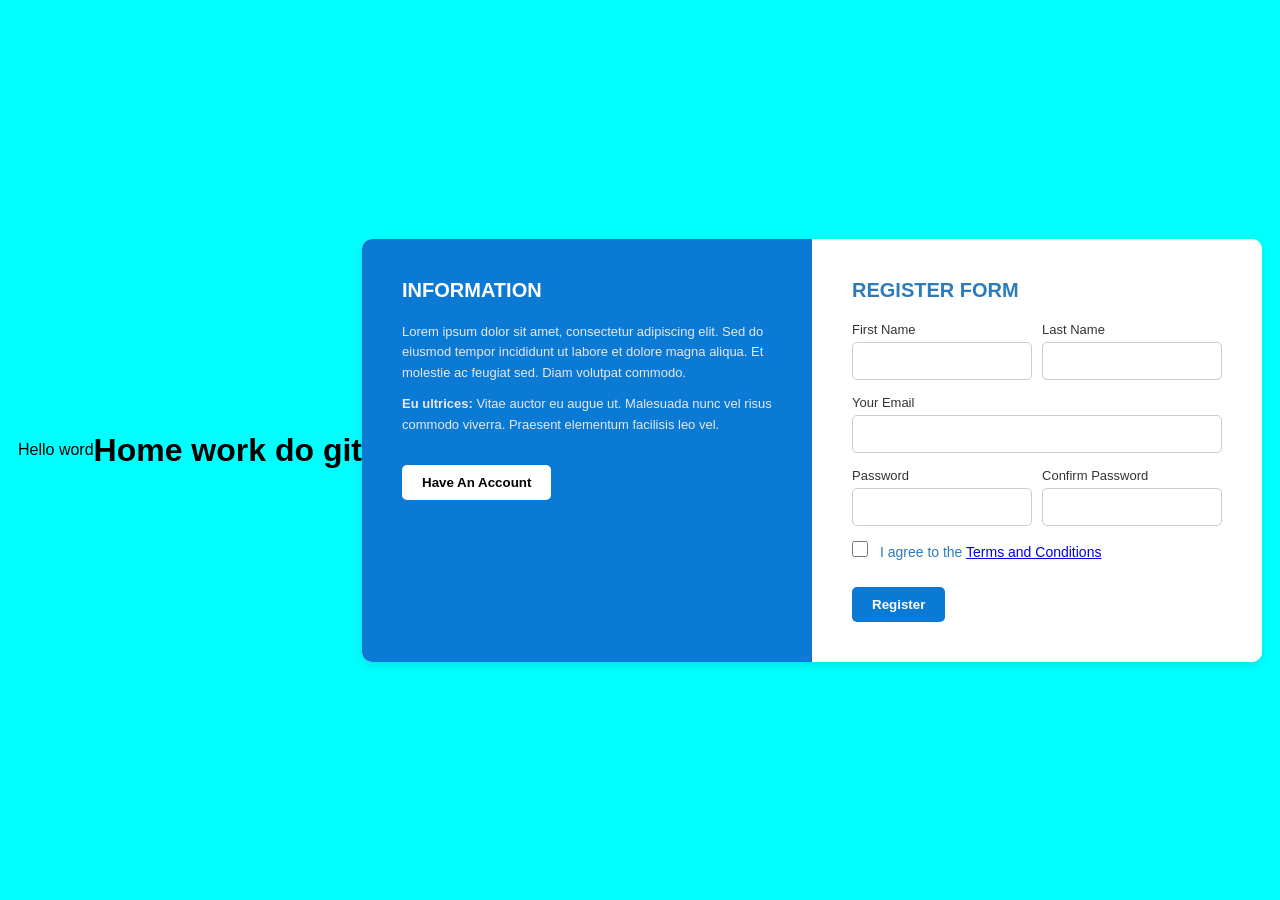
<file: index.html>
<!DOCTYPE html>
<html lang="en">

<head>
    <meta charset="UTF-8">
    <meta name="viewport" content="width=device-width, initial-scale=1.0">
    <title>Register Form</title>
    <link rel="stylesheet" href="index.css">
</head>

<body>
    <p>Hello word</p>
    <h1>Home work do git </h1>
    <div class="container">
        <div class="info-section">
            <h2>INFORMATION</h2>
            <p>Lorem ipsum dolor sit amet, consectetur adipiscing elit. Sed do eiusmod tempor incididunt ut labore et
                dolore magna aliqua. Et molestie ac feugiat sed. Diam volutpat commodo.</p>
            <p><strong>Eu ultrices:</strong> Vitae auctor eu augue ut. Malesuada nunc vel risus commodo viverra.
                Praesent elementum facilisis leo vel.</p>
            <button class="account-btn">Have An Account</button>
        </div>

        <div class="form-section">
            <h2>REGISTER FORM</h2>
            <form>
                <div class="row">
                    <div class="input-group">
                        <label for="fname">First Name</label>
                        <input type="text" id="fname" required>
                    </div>
                    <div class="input-group">
                        <label for="lname">Last Name</label>
                        <input type="text" id="lname" required>
                    </div>
                </div>

                <div class="input-group">
                    <label for="email">Your Email</label>
                    <input type="email" id="email" required>
                </div>

                <div class="row">
                    <div class="input-group">
                        <label for="password">Password</label>
                        <input type="password" id="password" required>
                    </div>
                    <div class="input-group">
                        <label for="confirm">Confirm Password</label>
                        <input type="password" id="confirm" required>
                    </div>
                </div>

                <label class="terms">
                    <input type="checkbox" required> I agree to the <a href="#">Terms and Conditions</a>
                </label>


                <button type="submit" class="register-btn">Register</button>
            </form>
        </div>
    </div>
</body>

</html>
</file>
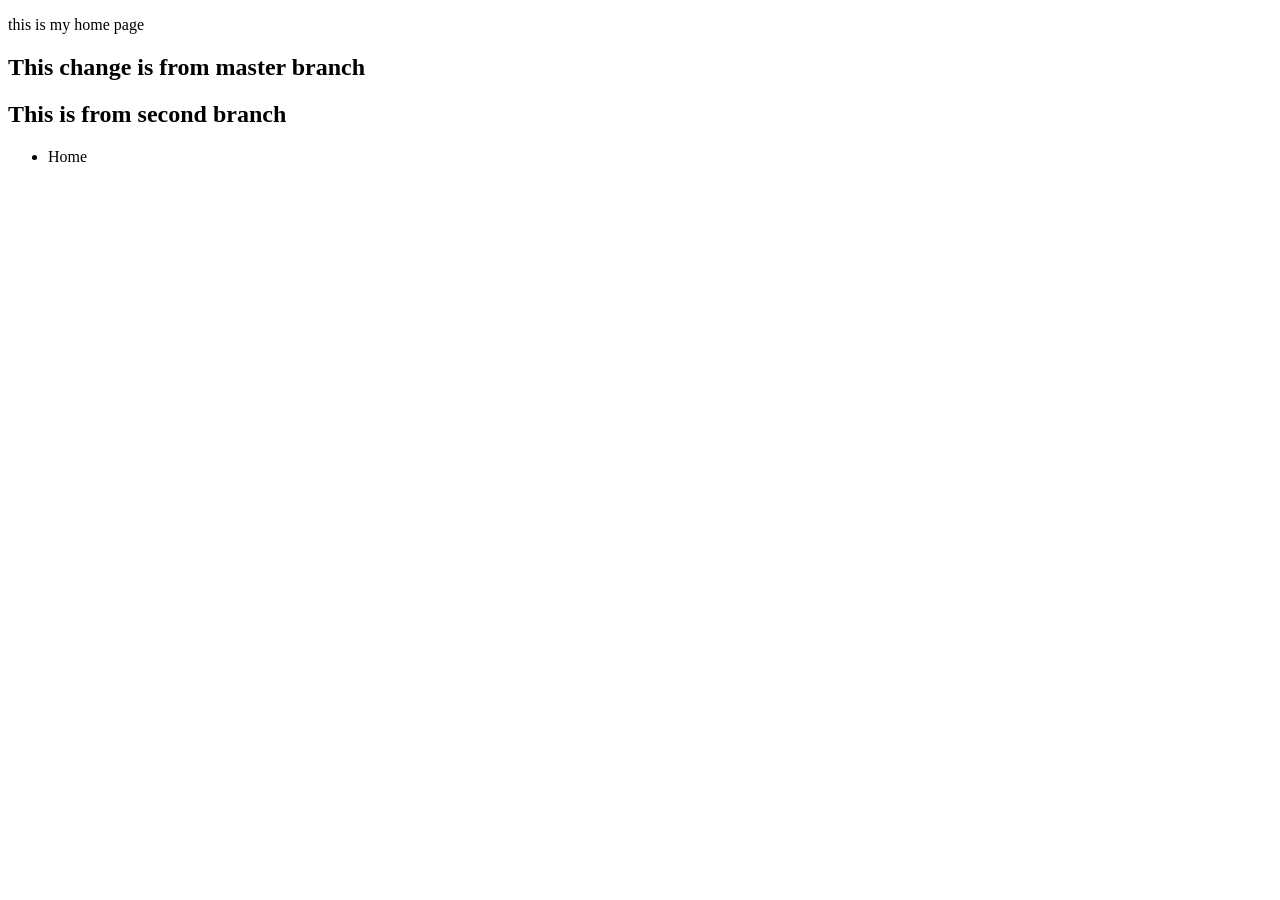
<file: home.html>
<!DOCTYPE html>
<html lang="en">
<head>
    <meta charset="UTF-8">
    <meta name="viewport" content="width=device-width, initial-scale=1.0">
    <title>Document</title>
</head>

<body>
    <p>this is my home page</p>
    <h2>This change is from master branch</h2>
  <h2>This is from second branch</h2>


    <ul>
        <li>
            Home
        </li>
    </ul>
</body>
</html>
</file>
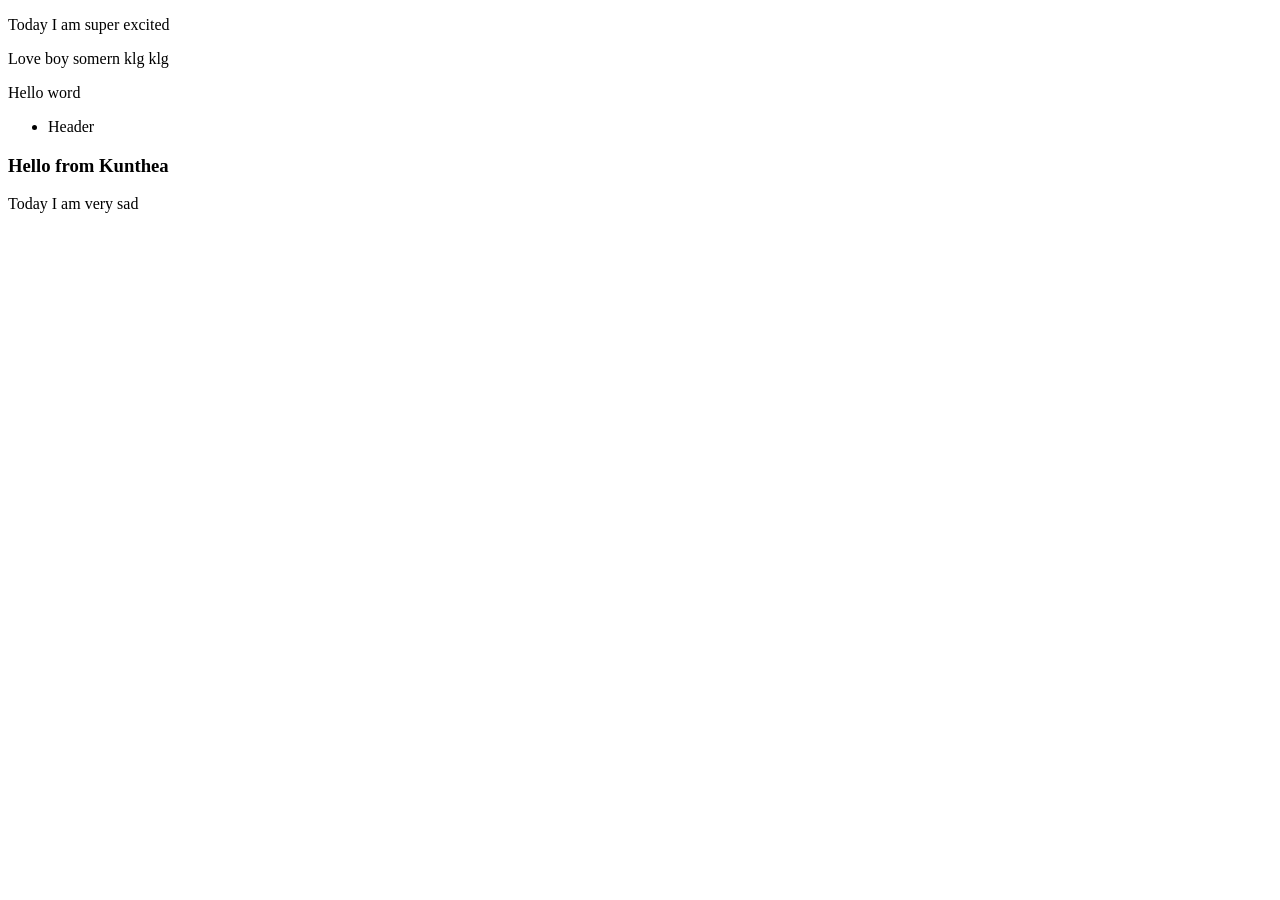
<file: index1.html>
<!DOCTYPE html>
<html lang="en">
<head>
    <meta charset="UTF-8">
    <meta name="viewport" content="width=device-width, initial-scale=1.0">
    <title>Document</title>
</head>
<body>
    <p>Today I am super excited</p>
    <p>Love boy somern klg klg</p>
    <p>Hello word</p>
    <div>
        <ul>
            <li>
                Header
            </li>
        </ul>
    </div>
    <h3>Hello from Kunthea</h3>
    <p>Today I am very sad</p>

</body>
</html>
</file>
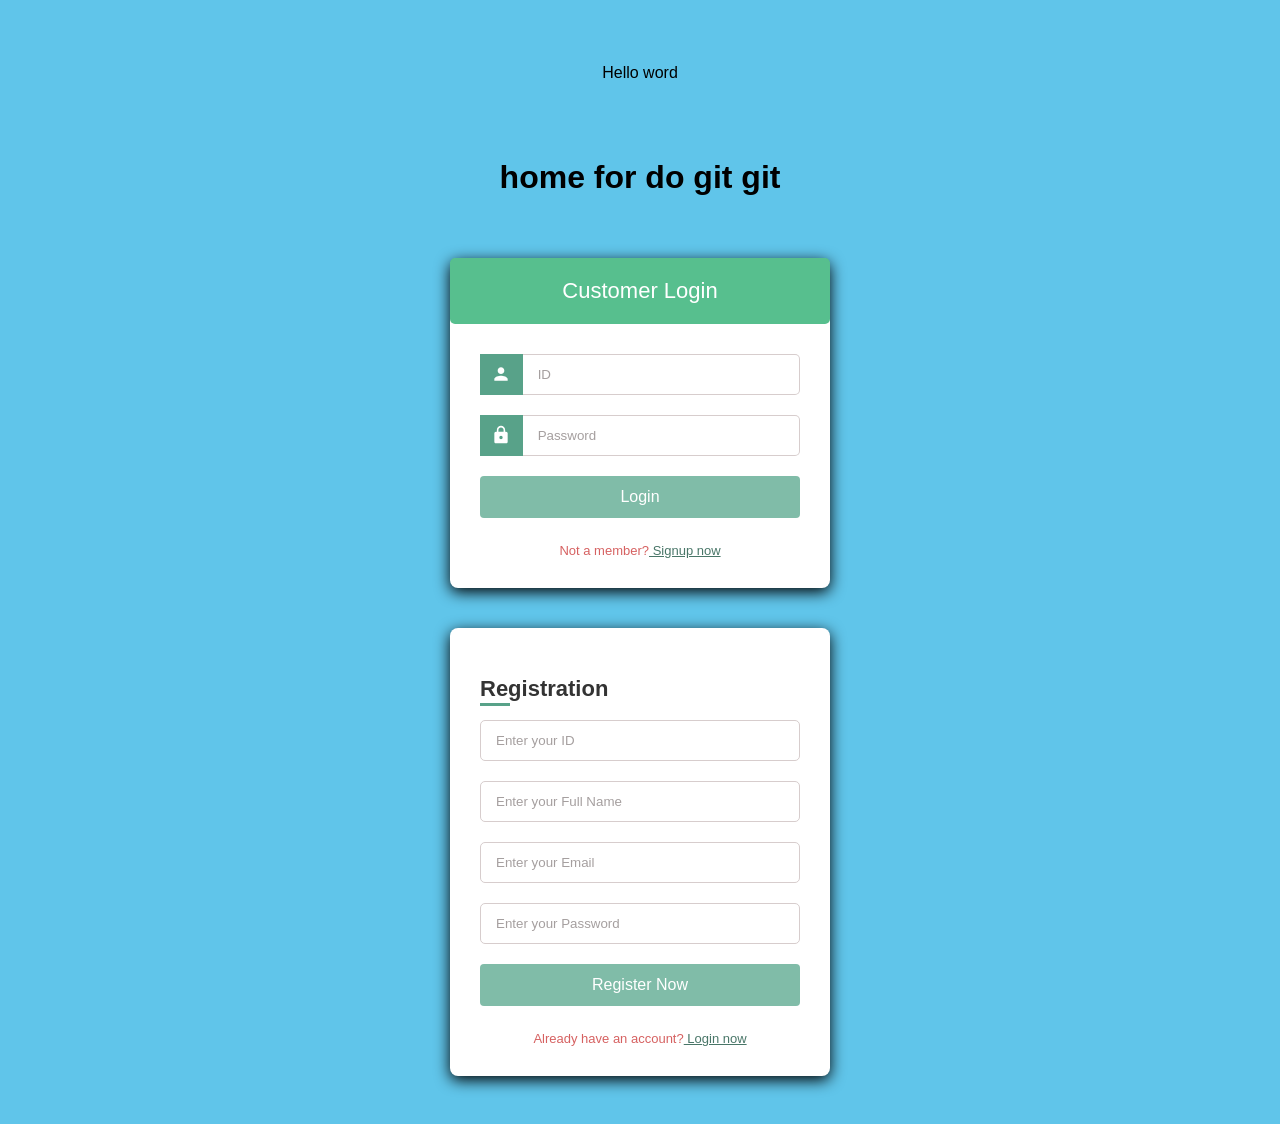
<file: index2.html>
<!DOCTYPE html>
<html lang="en">
<head>
    <meta charset="UTF-8">
    <meta name="viewport" content="width=device-width, initial-scale=1.0">
    <title>Document</title>
    <link rel="stylesheet" href="style2.css">

</head>
<body>
    <p>Hello word</p>
    <h1>home for do git git</h1>
    <div class="card">
        <div class="login-header">
            Customer Login
        </div>
        <div class="form-container">
            <form action="#" method="POST">
                
                <div class="input-group has-icon">
                    <div class="input-icon">
                        <svg viewBox="0 0 24 24"><path d="M12 12c2.21 0 4-1.79 4-4s-1.79-4-4-4-4 1.79-4 4 1.79 4 4 4zm0 2c-2.67 0-8 1.34-8 4v2h16v-2c0-2.66-5.33-4-8-4z"/></svg>
                    </div>
                    <input type="text" placeholder="ID" required>
                </div>

                <div class="input-group has-icon">
                    <div class="input-icon">
                        <svg viewBox="0 0 24 24"><path d="M18 8h-1V6c0-2.76-2.24-5-5-5S7 3.24 7 6v2H6c-1.1 0-2 .9-2 2v10c0 1.1.9 2 2 2h12c1.1 0 2-.9 2-2V10c0-1.1-.9-2-2-2zm-6 9c-1.1 0-2-.9-2-2s.9-2 2-2 2 .9 2 2-.9 2-2 2zm3.1-9H8.9V6c0-1.71 1.39-3.1 3.1-3.1 1.71 0 3.1 1.39 3.1 3.1v2z"/></svg>
                    </div>
                    <input type="password" placeholder="Password" required>
                </div>

                <button type="submit" class="btn-submit">Login</button>
                
                <div class="footer-text">
                    Not a member?<a href="#">  Signup now</a>
                </div>
            </form>
        </div>
    </div>


    <div class="card">
        <div class="form-container">
            <h2 class="reg-header">Registration</h2>
            
            <form action="#" method="POST">
                
                <div class="input-group">
                    <input type="text" placeholder="Enter your ID" required>
                </div>

                <div class="input-group">
                    <input type="text" placeholder="Enter your Full Name" required>
                </div>

                <div class="input-group">
                    <input type="email" placeholder="Enter your Email" required>
                </div>

                <div class="input-group">
                    <input type="password" placeholder="Enter your Password" required>
                </div>

                <button type="submit" class="btn-submit">Register Now</button>
                
                <div class="footer-text">
                    Already have an account?<a href="#"> Login now</a>
                </div>
            </form>
        </div>
    </div>
</body>
</html>
</file>
<file: index.css>
* {
  margin: 0;
  padding: 0;
  box-sizing: border-box;
}

body {
  background-color: aqua;
  font-family: sans-serif;
  display: flex;
  align-items: center;
  justify-content: center;
  height: 100vh;
}

.container {
  background-color: #fff;
  display: flex;
  border-radius: 10px;
  width: 900px;
  box-shadow: 0 4px 10px rgba(0,0,0,0.1);
  overflow: hidden;
}

.info-section {
  background-color: #0b7ad4;
  color: white;
  padding: 40px;
  width: 50%;
}

.info-section h2,
.form-section h2 {
  font-size: 20px;
  font-weight: bold;
  text-transform: uppercase;
  margin-bottom: 20px;
}

.info-section p {
  margin-bottom: 10px;
  line-height: 1.6;
  font-size: 13px;
  color: #e8e8e8;
}

.account-btn {
  background-color: #fff;
  border: none;
  padding: 10px 20px;
  cursor: pointer;
  font-weight: bold;
  margin-top: 20px;
  border-radius: 5px;
}

.form-section {
  width: 50%;
  padding: 40px;
  background-color: #fff;
  color: #2b7bbd;
}

form {
  display: flex;
  flex-direction: column;
}

.row {
  display: flex;
  gap: 10px;
}

.row .input-group {
  flex: 1;
}

.input-group label {
  font-size: 13px;
  color: #333;
  margin-bottom: 5px;
  display: block;
}

form input {
  width: 100%;
  padding: 10px;
  margin-bottom: 15px;
  border: 1px solid #ccc;
  border-radius: 5px;
  font-size: 14px;
}

.terms {
  font-size: 14px;
  margin-bottom: 15px;
}

.register-btn {
  background-color: #0b7ad4;
  color: #fff;
  border: none;
  padding: 10px 20px;
  width: 25%;
  border-radius: 5px;
  cursor: pointer;
  font-weight: bold;
  transition: background-color 0.3s ease;
  align-self: flex-start;
}

.register-btn:hover {
  background-color: #095fa6;
}
.terms input[type="checkbox"] {
  margin-right: 8px;   
  width: 16px;        
  height: 16px;
  cursor: pointer;     
}
</file>
<file: style2.css>
* {
    box-sizing: border-box;
    font-family: 'Poppins', sans-serif;
    }

body {
    background-color: rgb(96, 197, 234);
    display: flex;
    flex-direction: column;
    align-items: center;
    justify-content: center;
    padding: 40px 20px;
    gap: 40px;
        }

.card {
    background-color: #ffffff;
    width: 100%;
    max-width: 380px;
    border-radius: 8px;
    box-shadow: 0 4px 15px rgba(0, 0, 0, 5);
        }

.form-container {
    padding: 30px;
    }

.input-group {
    margin-bottom: 20px;
    display: flex;
    position: relative;
    }

.input-icon {
    background-color: #58a289;
    color: white;
    width: 50px;
    display: flex;
    align-items: center;
    justify-content: center;
    }

.input-icon svg {
    width: 20px;
    border-radius: 5px;
    fill: white;
    }

input[type="text"],
input[type="email"],
input[type="password"] 
{
    width: 100%;
    border-radius: 5px;
    padding: 12px 15px;
    border: 1px solid rgb(215, 205, 205);
    }

.has-icon input {
    border-top-left-radius: 0;
    border-bottom-left-radius: 0;
    border-left: none;
    }

input::placeholder {
    color: rgb(165, 159, 159);
    }

.btn-submit {
    width: 100%;
    background-color: #80bca8;
    color: white;
    border: none;
    padding: 12px;
    font-size: 16px;
    border-radius: 4px;
    }

.btn-submit:hover {
    background-color: #4a8a74;
    }

.footer-text {
    text-align: center;
    margin-top: 25px;
    font-size: 13px;
    color: #d66161;
    }

.footer-text a {
    color: #497668;
    }

.login-header {
    background-color: #57bf8e;
    color: white;
    text-align: center;
    padding: 20px;
    font-size: 22px;
    border-radius: 5px;

    }

.reg-header {
    font-size: 22px;
    color: #333333;
    position: relative;
    }
.reg-header::after {
    content: '';
    position: absolute;
    left: 0;
    bottom: -4px;
    width: 30px;
    height: 3px;
    background-color: #58a289;
    }
</file>
